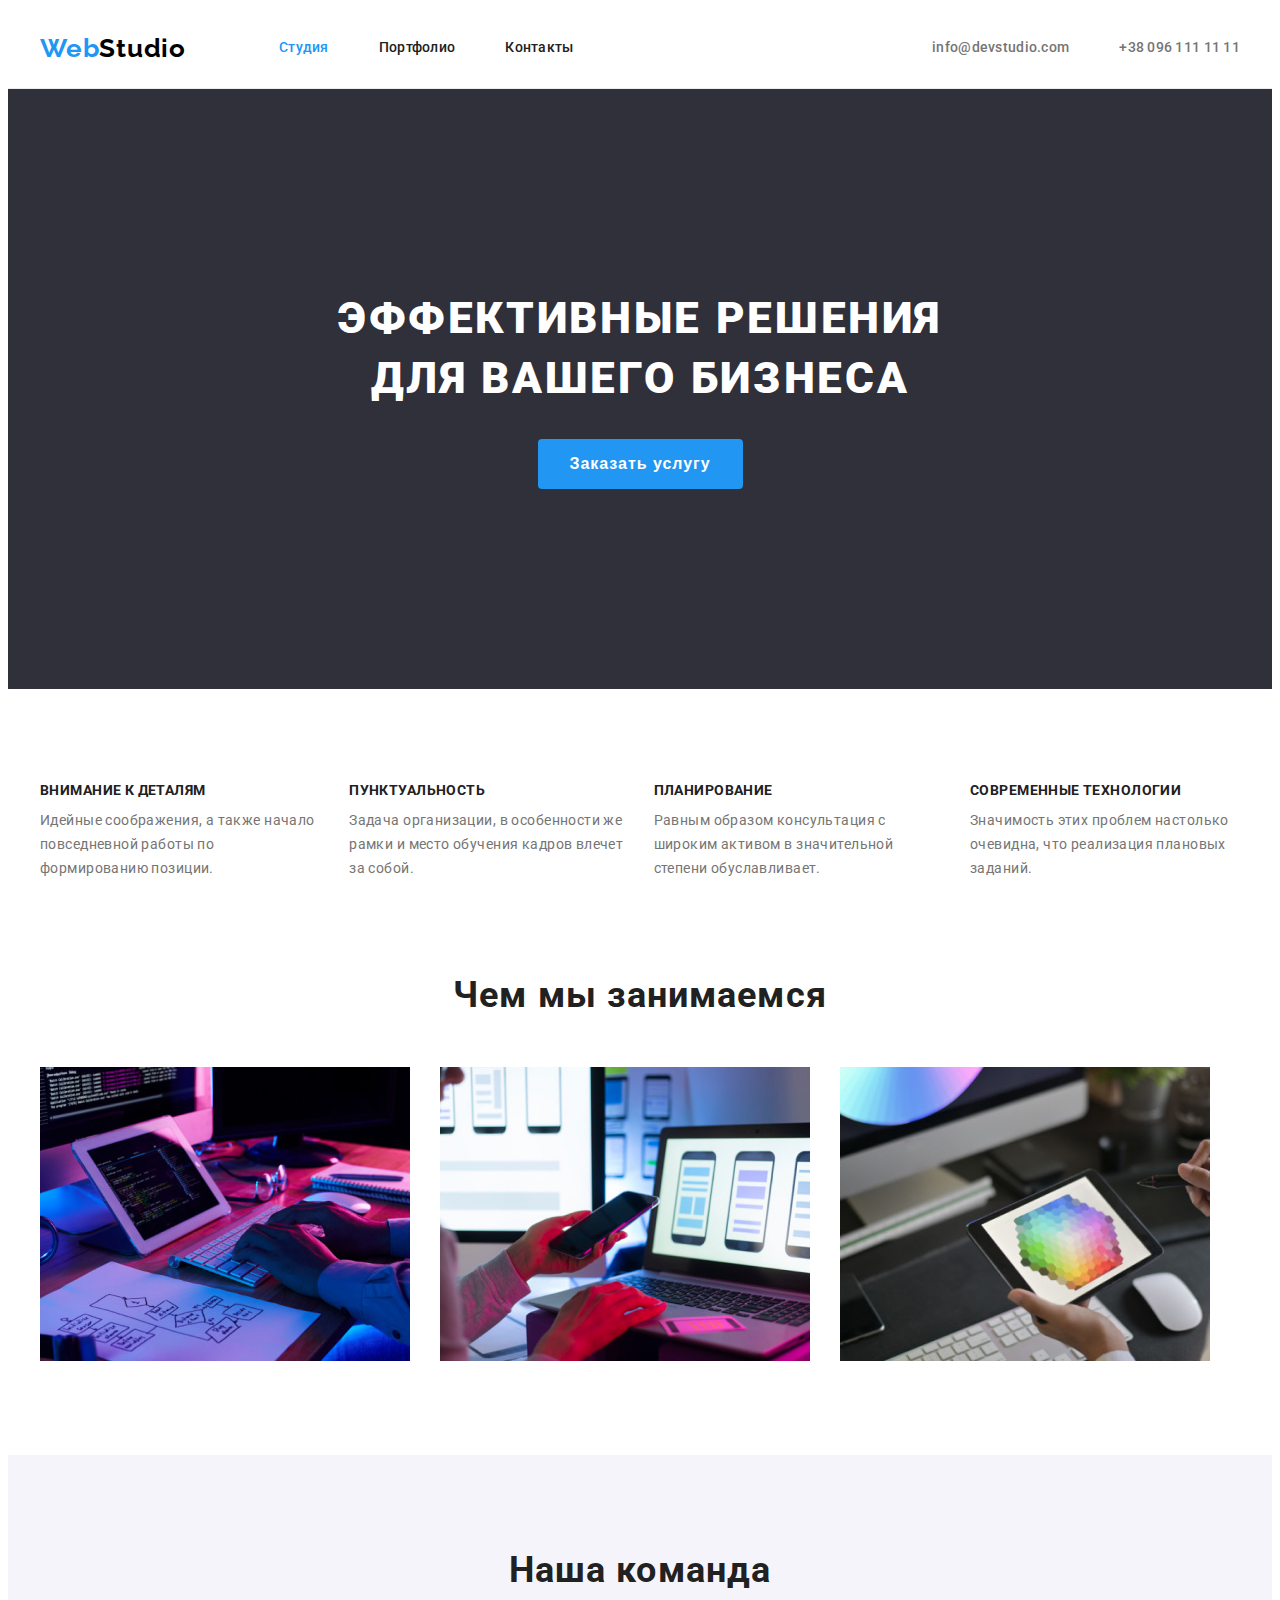
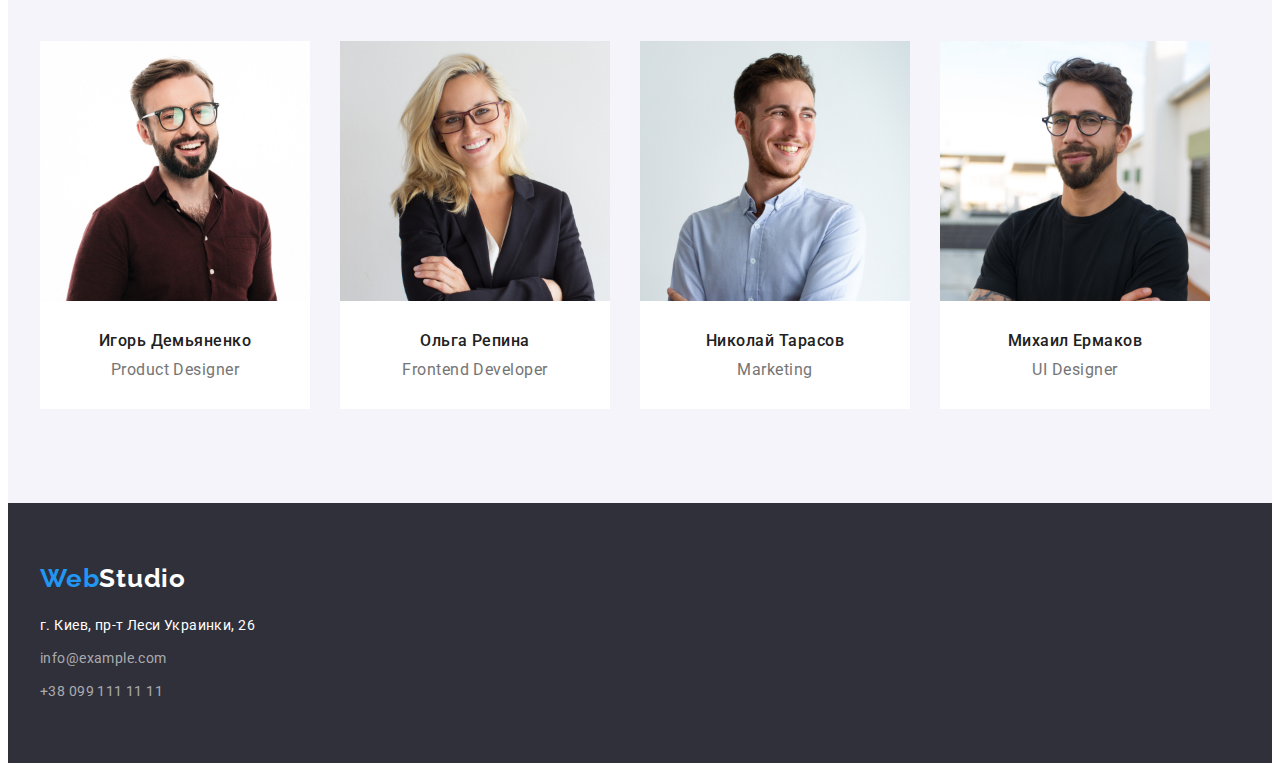
<file: index.html>
<!DOCTYPE html>
<html lang="ru">
<head>
    <meta charset="UTF-8">
    <meta http-equiv="X-UA-Compatible" content="IE=edge">
    <meta name="viewport" content="width=device-width, initial-scale=1.0">
    <title>WebStudio</title>

    <!-- Основные шрифты -->
    <link rel="preconnect" href="https://fonts.googleapis.com">
    <link rel="preconnect" href="https://fonts.gstatic.com" crossorigin>
    <link href="https://fonts.googleapis.com/css2?family=Raleway:wght@700&family=Roboto:wght@400;500;700;900&display=swap" rel="stylesheet">
    
    <!-- Нормализация стилей -->
    <link rel="stylesheet" href="https://cdnjs.cloudflare.com/ajax/libs/modern-normalize/1.1.0/modern-normalize.min.css"
        integrity="sha512-wpPYUAdjBVSE4KJnH1VR1HeZfpl1ub8YT/NKx4PuQ5NmX2tKuGu6U/JRp5y+Y8XG2tV+wKQpNHVUX03MfMFn9Q=="
        crossorigin="anonymous" referrerpolicy="no-referrer" />
    
    <!-- Кастомные стили -->
    <link rel="stylesheet" href="./css/styles.css">
</head>
<body>
    <!-- Секция Хедер -->
    <header class="header">
        <div class="container header-container">
            <a class="logo link" href="./index.html" lang="en"><span class="logo-primary">Web</span><span
                    class="logo-secondary">Studio</span></a>
            <nav class="nav">
                <ul class="nav-list list">
                    <li class="nav-item"><a class="link current" href="./index.html">Студия</a></li>
                    <li class="nav-item"><a class="link" href="./portfolio.html">Портфолио</a></li>
                    <li class="nav-item"><a class="link" href="">Контакты</a></li>
                </ul>
            </nav>
            <ul class="contact-list list">
                <li class="contact-item"><a class="contact-link link" href="mailto:info@devstudio.com">info@devstudio.com</a></li>
                <li class="contact-item"><a class="contact-link link" href="tel:+380961111111">+38 096 111 11 11</a></li>
            </ul>
        </div>
    </header>
    <!-- Уникальный контент -->
    <main>
        <!-- Секция Герой -->
        <section class="hero section">
            <div class="container hero-container">
                <h1 class="hero-title">Эффективные решения для вашего бизнеса</h1>
                <button class="hero-button" type="button">Заказать услугу</button>
            </div> 
        </section>
        <!-- Секция Особенности -->
        <section class="feature section">
            <div class="container feature-container">
                <h2 class="feature-title">Особенности студии</h2>
                <ul class="feature-list list">
                    <li class="feature-item">
                        <h3 class="feature-subtitle">Внимание к деталям</h3>
                        <p class="feature-text">Идейные соображения, а также начало повседневной работы по формированию позиции.</p>
                    </li>
                    <li class="feature-item">
                        <h3 class="feature-subtitle">Пунктуальность</h3>
                        <p class="feature-text">Задача организации, в особенности же рамки и место обучения кадров влечет за собой.</p>
                    </li>
                    <li class="feature-item">
                        <h3 class="feature-subtitle">Планирование</h3>
                        <p class="feature-text">Равным образом консультация с широким активом в значительной степени обуславливает.</p>
                    </li>
                    <li class="feature-item">
                        <h3 class="feature-subtitle">Современные технологии</h3>
                        <p class="feature-text">Значимость этих проблем настолько очевидна, что реализация плановых заданий.</p>
                    </li>
                </ul>
            </div>
        </section>
        <!-- Секция Услуги -->
        <section class="services section">
            <div class="container services-container">
                <h2 class="services-title">Чем мы занимаемся</h2>
                <ul class="services-list list">
                    <li class="services-item">
                        <img class="services-img" src="./images/services/code.jpg" alt="написание кода" width="370" height="294">
                    </li>
                    <li class="services-item">
                        <img class="services-img" src="./images/services/layout.jpg" alt="создание макетов" width="370" height="294">
                    </li>
                    <li class="services-item">
                        <img class="services-img" src="./images/services/palette.jpg" alt="палитра цветов" width="370" height="294">
                    </li>
                </ul>
            </div>
        </section>
        <!-- Cекция Команда -->
        <section class="team section">
            <div class="container team-container">
                <h2 class="team-title">Наша команда</h2>
                <ul class="team-list list">
                    <li class="team-item">
                        <img class="team-img" src="./images/team/pd.jpg" alt="Игорь Демьяненко" width="270" height="260">
                        <div class="team-txt">
                            <h3 class="team-subtitle">Игорь Демьяненко</h3>
                            <p class="team-desc" lang="en">Product Designer</p>
                        </div>
                    </li>
                    <li class="team-item">
                        <img class="team-img" src="./images/team/fd.jpg" alt="Ольга Репина" width="270" height="260">
                        <div class="team-txt">
                            <h3 class="team-subtitle">Ольга Репина</h3>
                            <p class="team-desc" lang="en">Frontend Developer</p>
                        </div>
                    </li>
                    <li class="team-item">
                        <img class="team-img" src="./images/team/marketing.jpg" alt="Николай Тарасов" width="270" height="260">
                        <div class="team-txt">
                            <h3 class="team-subtitle">Николай Тарасов</h3>
                            <p class="team-desc" lang="en">Marketing</p>
                        </div>
                    </li>
                    <li class="team-item">
                        <img class="team-img" src="./images/team/uidesigner.jpg" alt="Михаил Ермаков" width="270" height="260">
                        <div class="team-txt">
                            <h3 class="team-subtitle">Михаил Ермаков</h3>
                            <p class="team-desc" lang="en">UI Designer</p>
                        </div>
                    </li>
                </ul>
            </div>   
        </section>
    </main>
    <!-- Секция Футер -->
    <footer class="footer section">
        <div class="container footer-container">
            <a class="logo link" href="./index.html" lang="en"><span class="logo-primary">Web</span><span
                    class="footer-logo-secondary">Studio</span></a>
            <address class="footer-address">
                <span class="location">г. Киев, пр-т Леси Украинки, 26</span>
                <ul class="footer-list list">
                    <li class="footer-item">
                        <a class="footer-link link" href="mailto:info@example.com">info@example.com</a>
                    </li>
                    <li class="footer-item">
                        <a class="footer-link link" href="tel:+380991111111">+38 099 111 11 11</a>
                    </li>
                </ul>
            </address>
        </div>
    </footer>
</body>
</html>
</file>
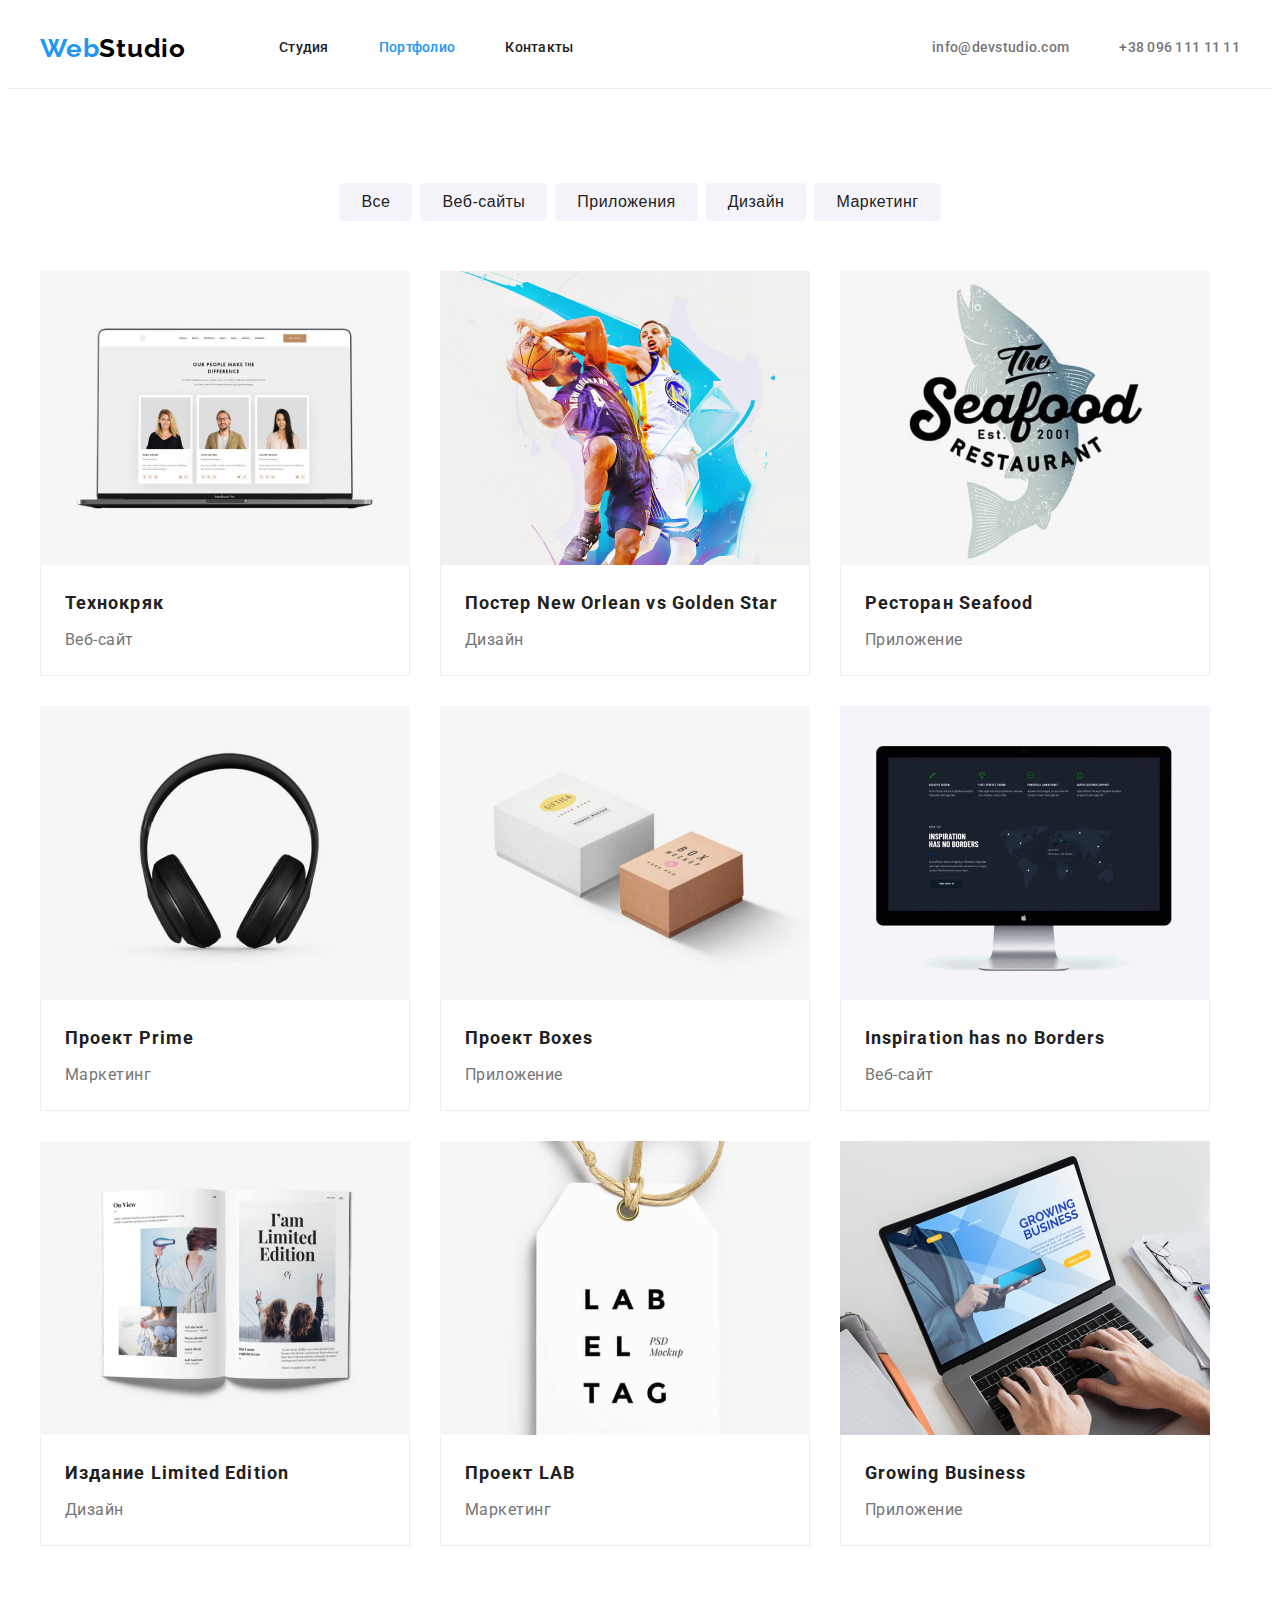
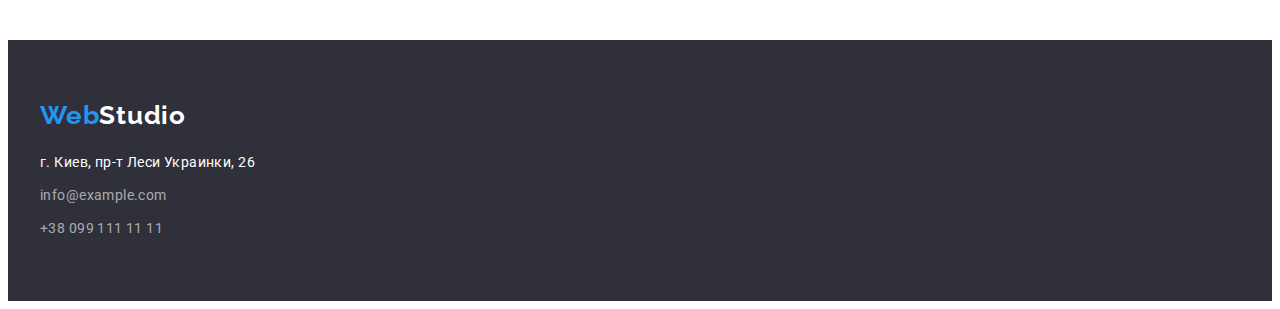
<file: portfolio.html>
<!DOCTYPE html>
<html lang="ru">
<head>
    <meta charset="UTF-8">
    <meta http-equiv="X-UA-Compatible" content="IE=edge">
    <meta name="viewport" content="width=device-width, initial-scale=1.0">
    <title>Портфолио</title>
    
    <!-- Основные шрифты -->
    <link rel="preconnect" href="https://fonts.googleapis.com">
    <link rel="preconnect" href="https://fonts.gstatic.com" crossorigin>
    <link href="https://fonts.googleapis.com/css2?family=Raleway:wght@700&family=Roboto:wght@400;500;700;900&display=swap" rel="stylesheet">
    
        <!-- Нормализация стилей -->
    <link rel="stylesheet" href="https://cdnjs.cloudflare.com/ajax/libs/modern-normalize/1.1.0/modern-normalize.min.css"
        integrity="sha512-wpPYUAdjBVSE4KJnH1VR1HeZfpl1ub8YT/NKx4PuQ5NmX2tKuGu6U/JRp5y+Y8XG2tV+wKQpNHVUX03MfMFn9Q=="
        crossorigin="anonymous" referrerpolicy="no-referrer" />
    
    <!-- Кастомные стили -->
    <link rel="stylesheet" href="./css/styles.css">
</head>
<body>
    <!-- Секция Хедер -->
    <header class="header">
        <div class="container header-container">
            <a class="logo link" href="./index.html" lang="en"><span class="logo-primary">Web</span><span
                    class="logo-secondary">Studio</span></a>
            <nav class="nav">
                <ul class="nav-list list">
                    <li class="nav-item"><a class="link" href="./index.html">Студия</a></li>
                    <li class="nav-item"><a class="link current" href="./portfolio.html">Портфолио</a></li>
                    <li class="nav-item"><a class="link" href="">Контакты</a></li>
                </ul>
            </nav>
            <ul class="contact-list list">
                <li class="contact-item"><a class="contact-link link"
                        href="mailto:info@devstudio.com">info@devstudio.com</a></li>
                <li class="contact-item"><a class="contact-link link" href="tel:+380961111111">+38 096 111 11 11</a></li>
            </ul>
        </div>
    </header>
    <!-- Уникальный контент -->
    <main>
        <!-- Секция Портфолио -->
        <section class="portfolio section">
           <div class="container portfolio-container">
                <h1 class="portfolio-title">Портфолио</h1>
                <ul class="filter-list list">
                    <li class="filter-item"><button class="filter-btn" type="button"><span class="btn-txt">Все</span></button></li>
                    <li class="filter-item"><button class="filter-btn" type="button"><span class="btn-txt">Веб-сайты</span></button>
                    </li>
                    <li class="filter-item"><button class="filter-btn" type="button"><span class="btn-txt">Приложения</span></button>
                    </li>
                    <li class="filter-item"><button class="filter-btn" type="button"><span class="btn-txt">Дизайн</span></button></li>
                    <li class="filter-item"><button class="filter-btn" type="button"><span class="btn-txt">Маркетинг</span></button>
                    </li>
                </ul>
                <ul class="portfolio-list list">
                    <li class="portfolio-item">
                        <a class="portfolio-link link" href="">
                            <img class="portfolio-img" src="./images/portfolio/web.jpg" alt="Демонстрация веб-сайта" width="370"
                                height="294">
                            <div class="txt-card">
                                <h2 class="portfolio-subtitle">Технокряк</h2>
                                <p class="portfolio-desc">Веб-сайт</p>
                            </div>
                        </a>
                    </li>
                    <li class="portfolio-item">
                        <a class="portfolio-link link" href="">
                            <img class="portfolio-img" src="./images/portfolio/poster.jpg" alt="Постер с баскетболистами" width="370"
                                height="294">
                            <div class="txt-card">
                                <h2 class="portfolio-subtitle">Постер New Orlean vs Golden Star</h2>
                                <p class="portfolio-desc">Дизайн</p>
                            </div>
                        </a>
                    </li>
                    <li class="portfolio-item">
                        <a class="portfolio-link link" href="">
                            <img class="portfolio-img" src="./images/portfolio/seafood.jpg" alt="Логотип ресторана" width="370"
                                height="294">
                            <div class="txt-card">
                                <h2 class="portfolio-subtitle">Ресторан Seafood</h2>
                                <p class="portfolio-desc">Приложение</p>
                            </div>
                        </a>
                    </li>
                    <li class="portfolio-item">
                        <a class="portfolio-link link" href="">
                            <img class="portfolio-img" src="./images/portfolio/prime.jpg" alt="Закрытые наушники" width="370"
                                height="294">
                            <div class="txt-card">
                                <h2 class="portfolio-subtitle">Проект Prime</h2>
                                <p class="portfolio-desc">Маркетинг</p>
                            </div>
                        </a>
                    </li>
                    <li class="portfolio-item">
                        <a class="portfolio-link link" href="">
                            <img class="portfolio-img" src="./images/portfolio/boxes.jpg" alt="Коробки" width="370" height="294">
                            <div class="txt-card">
                                <h2 class="portfolio-subtitle">Проект Boxes</h2>
                                <p class="portfolio-desc">Приложение</p>
                            </div>
                        </a>
                    </li>
                    <li class="portfolio-item">
                        <a class="portfolio-link link" href="">
                            <img class="portfolio-img" src="./images/portfolio/inspiration.jpg" alt="Демонстрация веб-сайта" width="370"
                                height="294">
                            <div class="txt-card">
                                <h2 class="portfolio-subtitle">Inspiration has no Borders</h2>
                                <p class="portfolio-desc">Веб-сайт</p>
                            </div>
                        </a>
                    </li>
                    <li class="portfolio-item">
                        <a class="portfolio-link link" href="">
                            <img class="portfolio-img" src="./images/portfolio/edition.jpg" alt="Издание в развороте" width="370"
                                height="294">
                            <div class="txt-card">
                                <h2 class="portfolio-subtitle">Издание Limited Edition</h2>
                                <p class="portfolio-desc">Дизайн</p>
                            </div>
                        </a>
                    </li>
                    <li class="portfolio-item">
                        <a class="portfolio-link link" href="">
                            <img class="portfolio-img" src="./images/portfolio/lab.jpg" alt="Бирка продукта" width="370" height="294">
                            <div class="txt-card">
                                <h2 class="portfolio-subtitle">Проект LAB</h2>
                                <p class="portfolio-desc">Маркетинг</p>
                            </div>
                        </a>
                    </li>
                    <li class="portfolio-item">
                        <a class="portfolio-link link" href="">
                            <img class="portfolio-img" src="./images/portfolio/business.jpg" alt="Демонстрация приложения" width="370"
                                height="294">
                            <div class="txt-card">
                                <h2 class="portfolio-subtitle">Growing Business</h2>
                                <p class="portfolio-desc">Приложение</p>
                            </div>
                        </a>
                    </li>
                </ul>
           </div>
        </section>
    </main>
    <!-- Секция Футер -->
    <footer class="footer section">
        <div class="container footer-container">
            <a class="logo link" href="./index.html" lang="en"><span class="logo-primary">Web</span><span
                    class="footer-logo-secondary">Studio</span></a>
            <address class="footer-address">
                <span class="location">г. Киев, пр-т Леси Украинки, 26</span>
                <ul class="footer-list list">
                    <li class="footer-item">
                        <a class="footer-link link" href="mailto:info@example.com">info@example.com</a>
                    </li>
                    <li class="footer-item">
                        <a class="footer-link link" href="tel:+380991111111">+38 099 111 11 11</a>
                    </li>
                </ul>
            </address>
        </div>
    </footer>
</body>
</html>
</file>
<file: css/styles.css>
:root {
  /* Шрифт */
  --primary-font: "Roboto", sans-serif;
  --secondary-font: "Raleway", sans-serif;

  /* Цвет текста */
  --primary-text-color: #212121;
  --secondary-text-color: #757575;
  --primary-accent-color: #2196f3;
  --secondary-accent-color: #ffffff;
  --header-logo-color: #000000;
  --footer-item-color: rgba(255, 255, 255, 0.6);

  /* Фон */
  --primary-background-color: #ffffff;
  --secondary-background-color: #2f303a;
  --additional-background-color: #f5f4fa;
}

/* Body */

body {
  font-family: var(--primary-font);
  font-size: 14px;
  line-height: 1.14;

  letter-spacing: 0.03em;

  color: var(--primary-text-color);
  background-color: var(--primary-background-color);
}

h1,
h2,
h3,
h4,
h5,
h6,
p {
  margin: 0;
  max-width: 100%;
}

img {
  display: block;
}

.link {
  font-family: inherit;
  color: inherit;
  text-decoration: none;
}
.list {
  padding-left: 0;
  margin-top: 0;
  margin-bottom: 0;

  list-style: none;
}

.container {
  width: 1200px;
  padding-left: 15px;
  padding-right: 15px;

  margin-left: auto;
  margin-right: auto;

  /* outline: 1px solid tomato; */
}

.section {
  padding-top: 94px;
  padding-bottom: 94px;
}

/* Стиль Лого */

.logo-primary,
.logo-secondary,
.footer-logo-secondary {
  font-family: var(--secondary-font);
  font-weight: 700;
  font-size: 26px;
  line-height: 1.19;

  letter-spacing: 0.03em;

  color: var(--primary-accent-color);
}
.logo-secondary {
  color: var(--header-logo-color);
}
.footer-logo-secondary {
  color: var(--secondary-accent-color);
}

/* Хедер */

.header {
  /* box-sizing: border-box; */
  border-bottom: 1px solid #ececec;
}

.header-container {
  display: flex;
  align-items: center;
}

.header-container .logo {
  margin-right: 93px;

  /* outline: 1px solid tomato; */
}

.nav-list {
  display: flex;
}

.nav-item {
  display: flex;
  margin-right: 50px;

  font-weight: 500;
  letter-spacing: 0.02em;
}

.nav-item:last-child {
  margin-right: 0;
}

.nav-item:hover,
.nav-item:focus {
  color: var(--primary-accent-color);
}

.nav-item > .link {
  display: block;
  padding-top: 32px;
  padding-bottom: 32px;

  /* outline: 1px solid tomato; */
}

.nav-list .link.current {
  color: var(--primary-accent-color);
}

.contact-list {
  display: flex;
  margin-left: auto;

  font-weight: 500;
  letter-spacing: 0.02em;
}

.contact-item {
  color: var(--secondary-text-color);

  /* outline: 1px solid tomato; */
}

.contact-item:hover,
.contact-item:focus {
  color: var(--primary-accent-color);
}

.contact-item:not(:last-child) {
  margin-right: 50px;
}

.contact-link {
  display: block;
  padding-top: 32px;
  padding-bottom: 32px;

  /* outline: 1px solid tomato; */
}
/* Герой */

.hero.section {
  text-align: center;

  padding-top: 200px;
  padding-bottom: 200px;

  background-color: var(--secondary-background-color);
}

.hero-title {
  max-width: 696px;
  margin-left: auto;
  margin-right: auto;
  margin-bottom: 30px;

  font-weight: 900;
  font-size: 44px;
  line-height: 1.36;

  letter-spacing: 0.06em;
  text-transform: uppercase;

  color: var(--secondary-accent-color);

  /* outline: 1px solid tomato; */
}

.hero-button {
  padding: 10px 32px;
  border-radius: 4px;

  font-weight: 700;
  font-size: 16px;
  line-height: 1.88;

  /* align-items: center;
  text-align: center; */
  letter-spacing: 0.06em;

  color: var(--secondary-accent-color);

  background-color: var(--primary-accent-color);
  cursor: pointer;

  border: none;
}

.hero-button:hover,
.hero-button:focus {
  background-color: #188ce8;
}

/* Особенности */

.feature-list {
  display: flex;
}

.feature-item {
  min-width: 270px;

  /* outline: 1px solid tomato; */
}

.feature-item:not(:last-child) {
  margin-right: 30px;
}

.feature-subtitle {
  margin-bottom: 10px;

  font-weight: 700;
  font-size: 14px;
  line-height: 1.14;

  letter-spacing: 0.03em;
  text-transform: uppercase;

  color: var(--primary-text-color);
}

.feature-text {
  font-size: 14px;
  line-height: 1.71;

  letter-spacing: 0.03em;

  color: var(--secondary-text-color);
}

/* Услуги и Команда*/

.services.section {
  padding-top: 0;
}

.services-title,
.team-title {
  margin-bottom: 50px;

  font-weight: 700;
  font-size: 36px;
  line-height: 1.17;

  text-align: center;
  letter-spacing: 0.03em;

  color: var(--primary-text-color);

  /* outline: 1px solid tomato; */
}

.services-list {
  display: flex;
}

.services-item {
  /* outline: 1px solid tomato; */
}

.services-item:not(:last-child) {
  margin-right: 30px;
}

.team-list {
  display: flex;
}

.team-item {
  background-color: var(--primary-background-color);

  /* outline: 1px solid tomato; */
}

.team-item:not(:last-child) {
  margin-right: 30px;
}

.team-txt {
  padding-top: 30px;
  padding-bottom: 30px;
  padding-left: 32px;
  padding-right: 32px;

  /* outline: 1px solid tomato; */
}

.team-subtitle {
  margin-bottom: 10px;

  font-weight: 500;
  font-size: 16px;
  line-height: 1.19;
  text-align: center;

  letter-spacing: 0.03em;

  color: var(--primary-text-color);
}

.team-desc {
  font-size: 16px;
  line-height: 1.19;
  text-align: center;

  letter-spacing: 0.03em;

  color: var(--secondary-text-color);
}

.team {
  background: var(--additional-background-color);
}

/* Футер */

.footer.section {
  padding-top: 60px;
  padding-bottom: 60px;

  background-color: var(--secondary-background-color);
}

.footer-container .logo {
  display: block;
  margin-bottom: 20px;
}

.location,
.footer-link {
  font-size: 14px;
  line-height: 1.71;
  font-style: normal;

  letter-spacing: 0.03em;

  color: var(--secondary-accent-color);
}

.location {
  display: block;
  margin-bottom: 9px;
}

.footer-item:not(:last-child) {
  margin-bottom: 9px;
}

.footer-link {
  color: var(--footer-item-color);
}

.footer-link:hover,
.footer-link:focus {
  color: var(--primary-accent-color);
}
/* Портфолио */

.filter-list {
  display: flex;
  justify-content: center;
  margin-bottom: 50px;
}

.filter-item:not(:last-child) {
  margin-right: 8px;
}

.filter-btn {
  padding: 6px 22px;
  border-radius: 4px;

  font-weight: 500;
  font-size: 16px;
  line-height: 1.63;

  text-align: center;
  letter-spacing: 0.03em;

  color: var(--primary-text-color);
  background-color: var(--additional-background-color);
  cursor: pointer;

  border: none;

  /* outline: 1px solid tomato; */
}

.filter-btn:hover,
.filter-btn:focus {
  background-color: var(--primary-accent-color);
}

.btn-txt:hover,
.btn-txt:focus {
  color: var(--secondary-accent-color);
}

.portfolio-list {
  display: flex;
  flex-wrap: wrap;

  margin-right: -30px;
  margin-bottom: -30px;
}

.portfolio-item {
  /* flex-basis: calc(100% / 3 - 30px); */
  flex-basis: calc(100% - 60px) / 3;

  margin-right: 30px;
  margin-bottom: 30px;

  /* border: 1px solid #eeeeee; */

  /* outline: 1px solid tomato;

  border-left: 1px solid #eeeeee;
  border-right: 1px solid #eeeeee;
  border-bottom: 1px solid #eeeeee; */
}

/* .portfolio-img {
  overflow: hidden;
} */
.txt-card {
  padding-top: 20px;
  padding-bottom: 20px;
  padding-left: 24px;
  padding-right: 24px;

  border-left: 1px solid #eeeeee;
  border-right: 1px solid #eeeeee;
  border-bottom: 1px solid #eeeeee;
}

.portfolio-subtitle {
  margin-bottom: 4px;

  font-weight: 700;
  font-size: 18px;
  line-height: 2;

  letter-spacing: 0.06em;

  color: var(--primary-text-color);
}

.portfolio-desc {
  font-size: 16px;
  line-height: 1.88;

  letter-spacing: 0.03em;

  color: var(--secondary-text-color);
}

/* visually-hidden */

.feature-title,
.portfolio-title {
  position: absolute;
  white-space: nowrap;
  width: 1px;
  height: 1px;
  overflow: hidden;
  border: 0;
  padding: 0;
  clip: rect(0 0 0 0);
  clip-path: inset(50%);
  margin: -1px;
}
</file>
